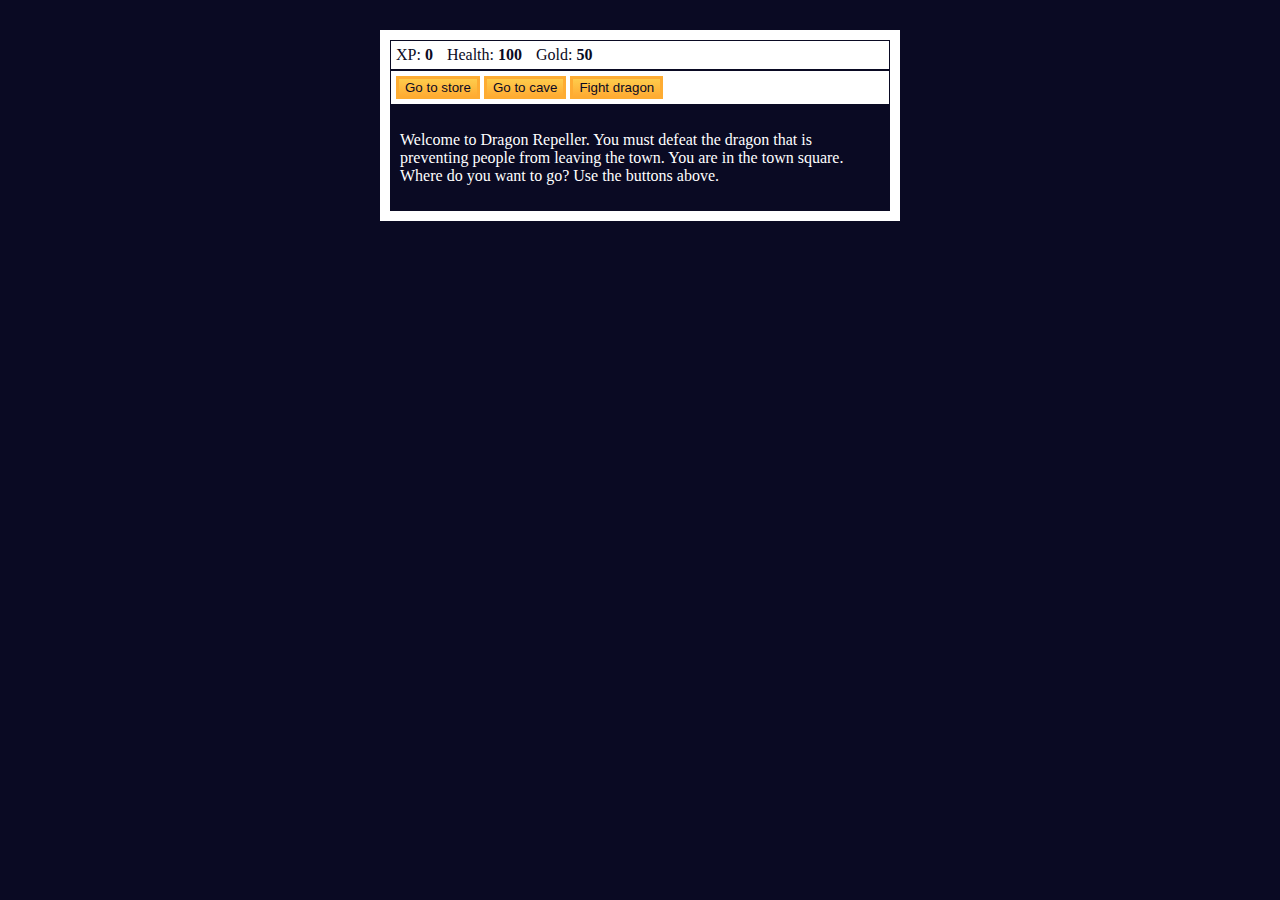
<file: freecodecamp/index.html>
<!DOCTYPE html>
<html lang="en">
<head>
    <meta charset="UTF-8">
    <meta name="viewport" content="width=device-width, initial-scale=1.0">
    <link rel="stylesheet" href="styles.css">
    <title>RPG - Dragon Repeller</title>
</head>
<body>
    <div id="game">
        <div id="stats">
            <span class="stat">XP: <strong><span id="xpText">0</span></strong></span>
            <span class="stat">Health: <strong><span id="healthText">100</span></strong></span>
            <span class="stat">Gold: <strong><span id="goldText">50</span></strong></span>
        </div>
        <div id="controls">
            <button id="button1">Go to store</button>
            <button id="button2">Go to cave</button>
            <button id="button3">Fight dragon</button>
        </div>
        <div id="monsterStats">
            <span class="stat">Monster Name: <strong><span id="monsterName"></span></strong></span>
            <span class="stat">Health: <strong><span id="monsterHealth"></span></strong></span>
        </div>
        <div id="text">
            <p>Welcome to Dragon Repeller. You must defeat the dragon that is preventing people from leaving the town. You are in the town square. Where do you want to go? Use the buttons above.</p>
        </div>
    </div>
    <script src="script.js"></script>
</body>
</html>
</file>
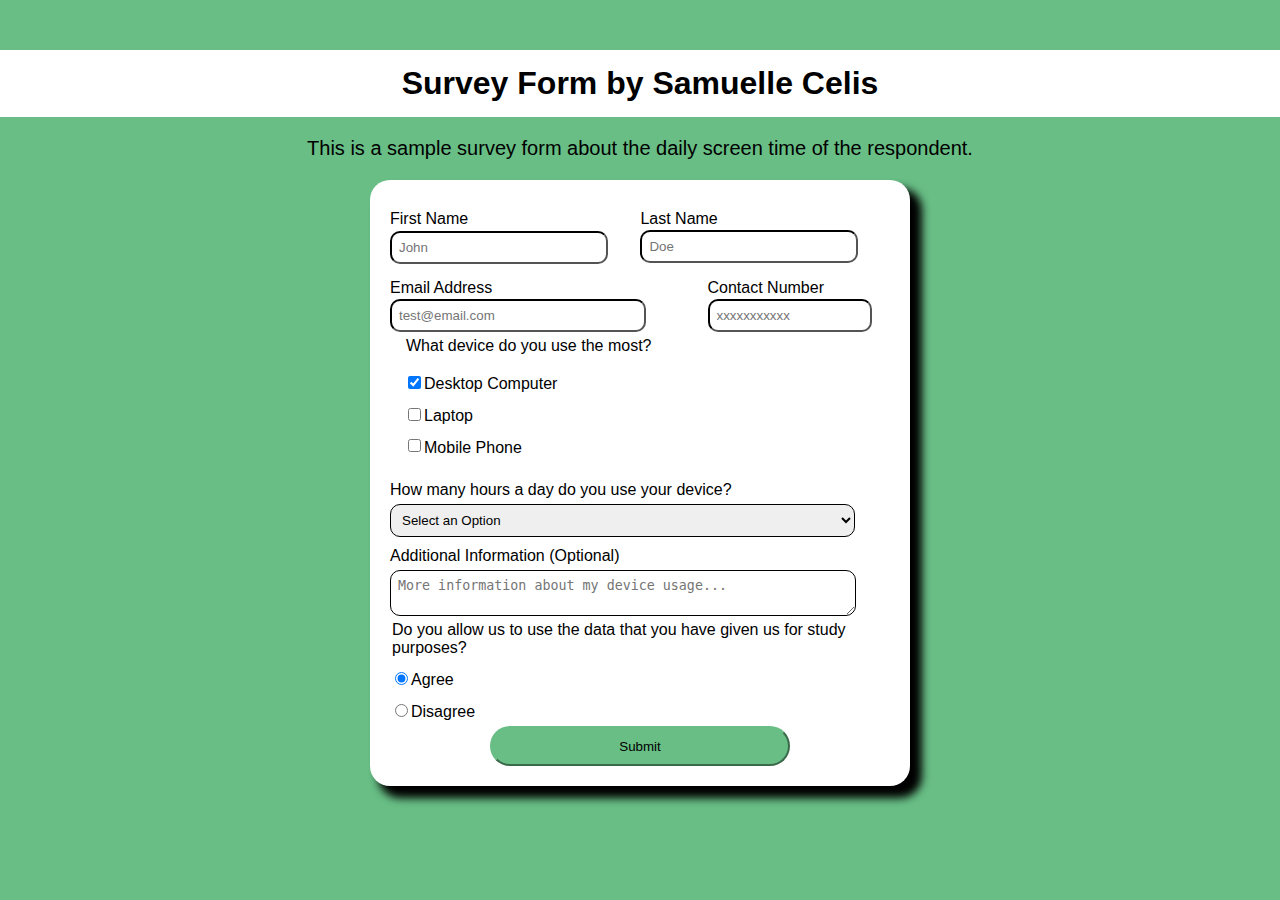
<file: freecodecamp/survey/index.html>
<!DOCTYPE html>
<html lang="en">
<head>
    <meta charset="UTF-8">
    <meta name="viewport" content="width=device-width, initial-scale=1.0">
    <link rel="stylesheet" href="styles.css">
    <title>Survey Form Celis</title>
</head>
<body>
    <h1 id="title">Survey Form by Samuelle Celis</h1>
    <p id="description">This is a sample survey form about the daily screen time of the respondent.</p>
    <div class="form-container">
        <form action="" id="survey-form">
            <div class="column-one">
                <label for="name" id="name-label">First Name<input type="text" id="name" placeholder="John" required></label>
                <label for="last-name" id="email-label">Last Name<input type="text" id="last-name" placeholder="Doe" required></label>
            </div>
            <div class="column-two">
                <label for="email" id="number-label">Email Address<input type="email" id="email" placeholder="test@email.com" required></label>
                <label for="number">Contact Number<input type="number" id="number" min="11" max="11" placeholder="xxxxxxxxxxx" required></label>
            </div>
            <fieldset>
                <legend>What device do you use the most?</legend>
                <label for="desktop-computer"><input type="checkbox" id="desktop-computer" name="device" value="1" checked>Desktop Computer</label>
                <label for="laptop-computer"><input type="checkbox" id="laptop-computer" name="device" value="2">Laptop</label>
                <label for="mobile-phone"><input type="checkbox" id="mobile-phone" name="device" value="3">Mobile Phone</label>
            </fieldset>
            <label for="dropdown">How many hours a day do you use your device?
                <select name="dropdown-menu" id="dropdown" required>
                    <option value="">Select an Option</option>
                    <option value="1">Less than 2 hours</option>
                    <option value="2">2 - 4 hours</option>
                    <option value="3">More than 4 hours</option>
                </select>
            </label>
            <label for="suggestions">Additional Information (Optional)<textarea name="suggestions" id="suggestions" placeholder="More information about my device usage..."></textarea></label>
            <legend>Do you allow us to use the data that you have given us for study purposes?</legend>
            <label for="agree"><input type="radio" id="agree"  name="consent" value="1" checked>Agree</label>
            <label for="disagree"><input type="radio" id="disagree"  name="consent" value="2">Disagree</label>
            <button id="submit">Submit</button>
        </form>
    </div>
</body>
</html>
</file>
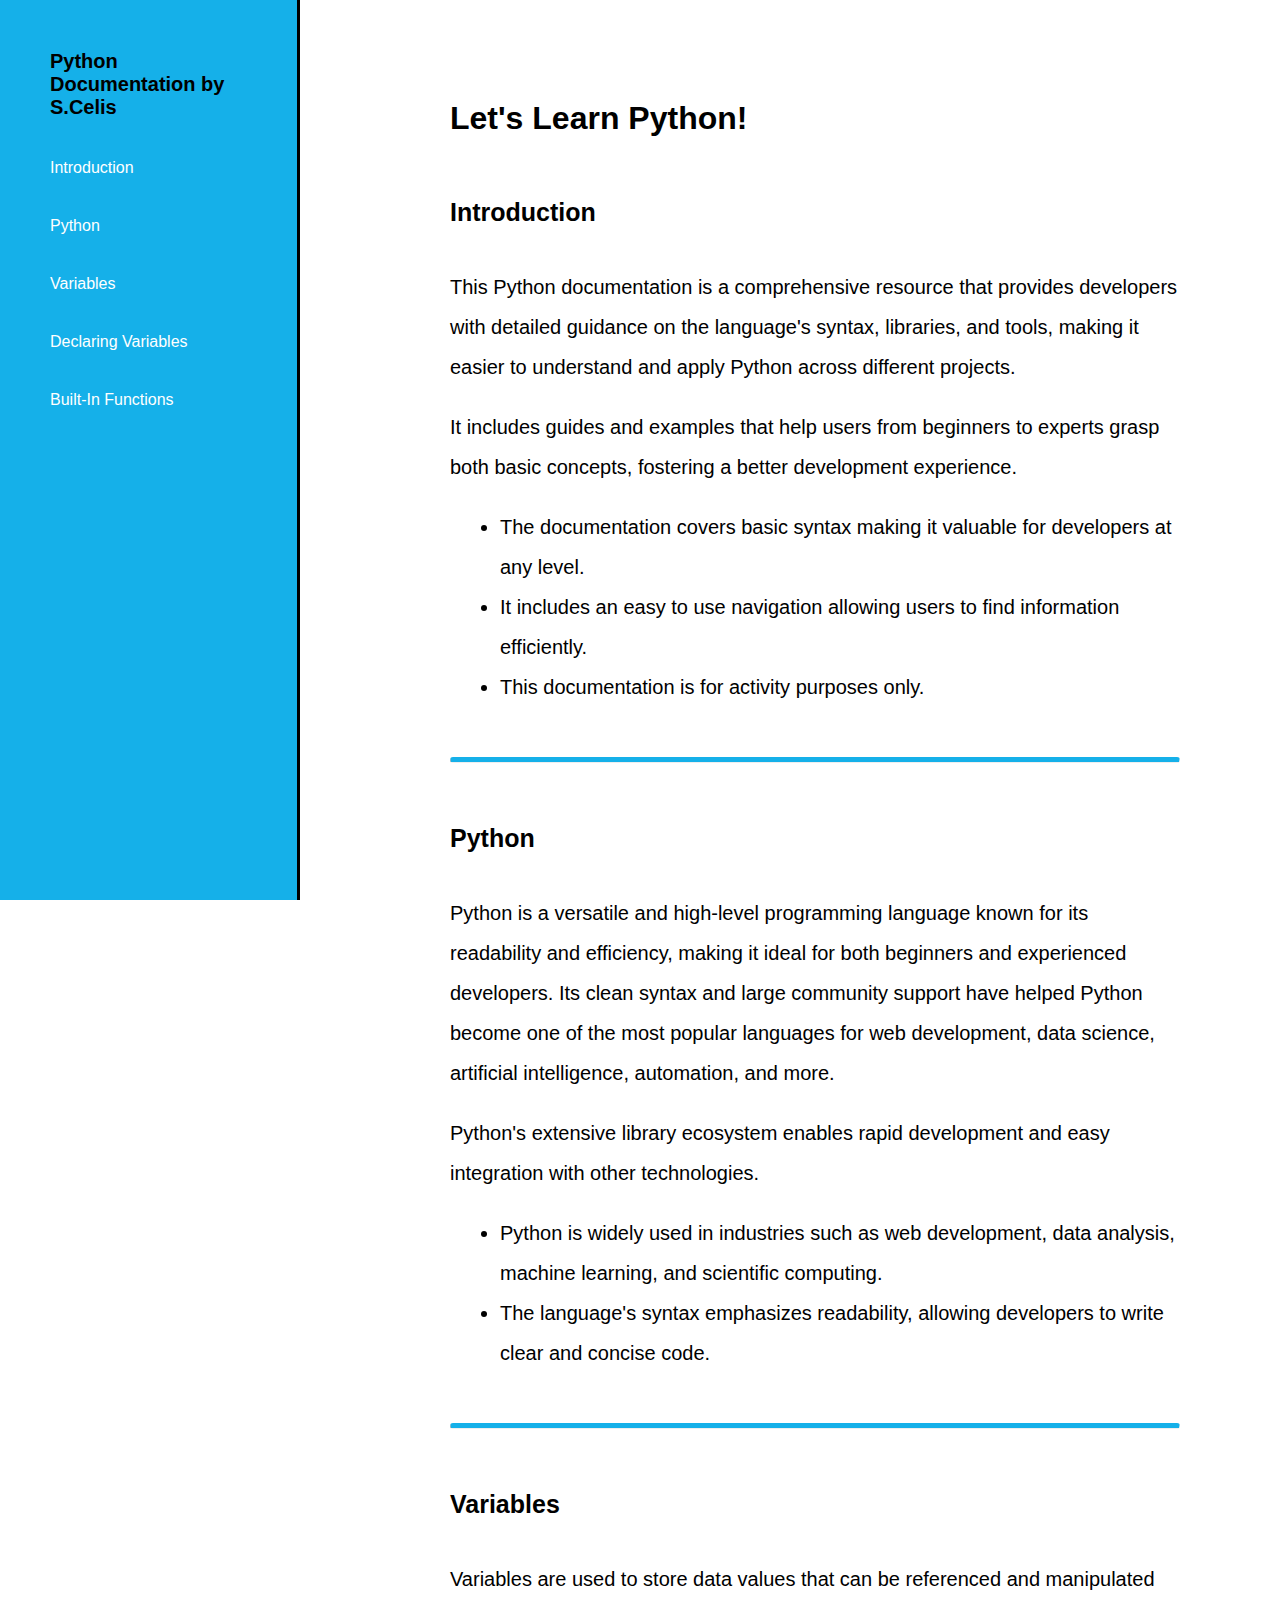
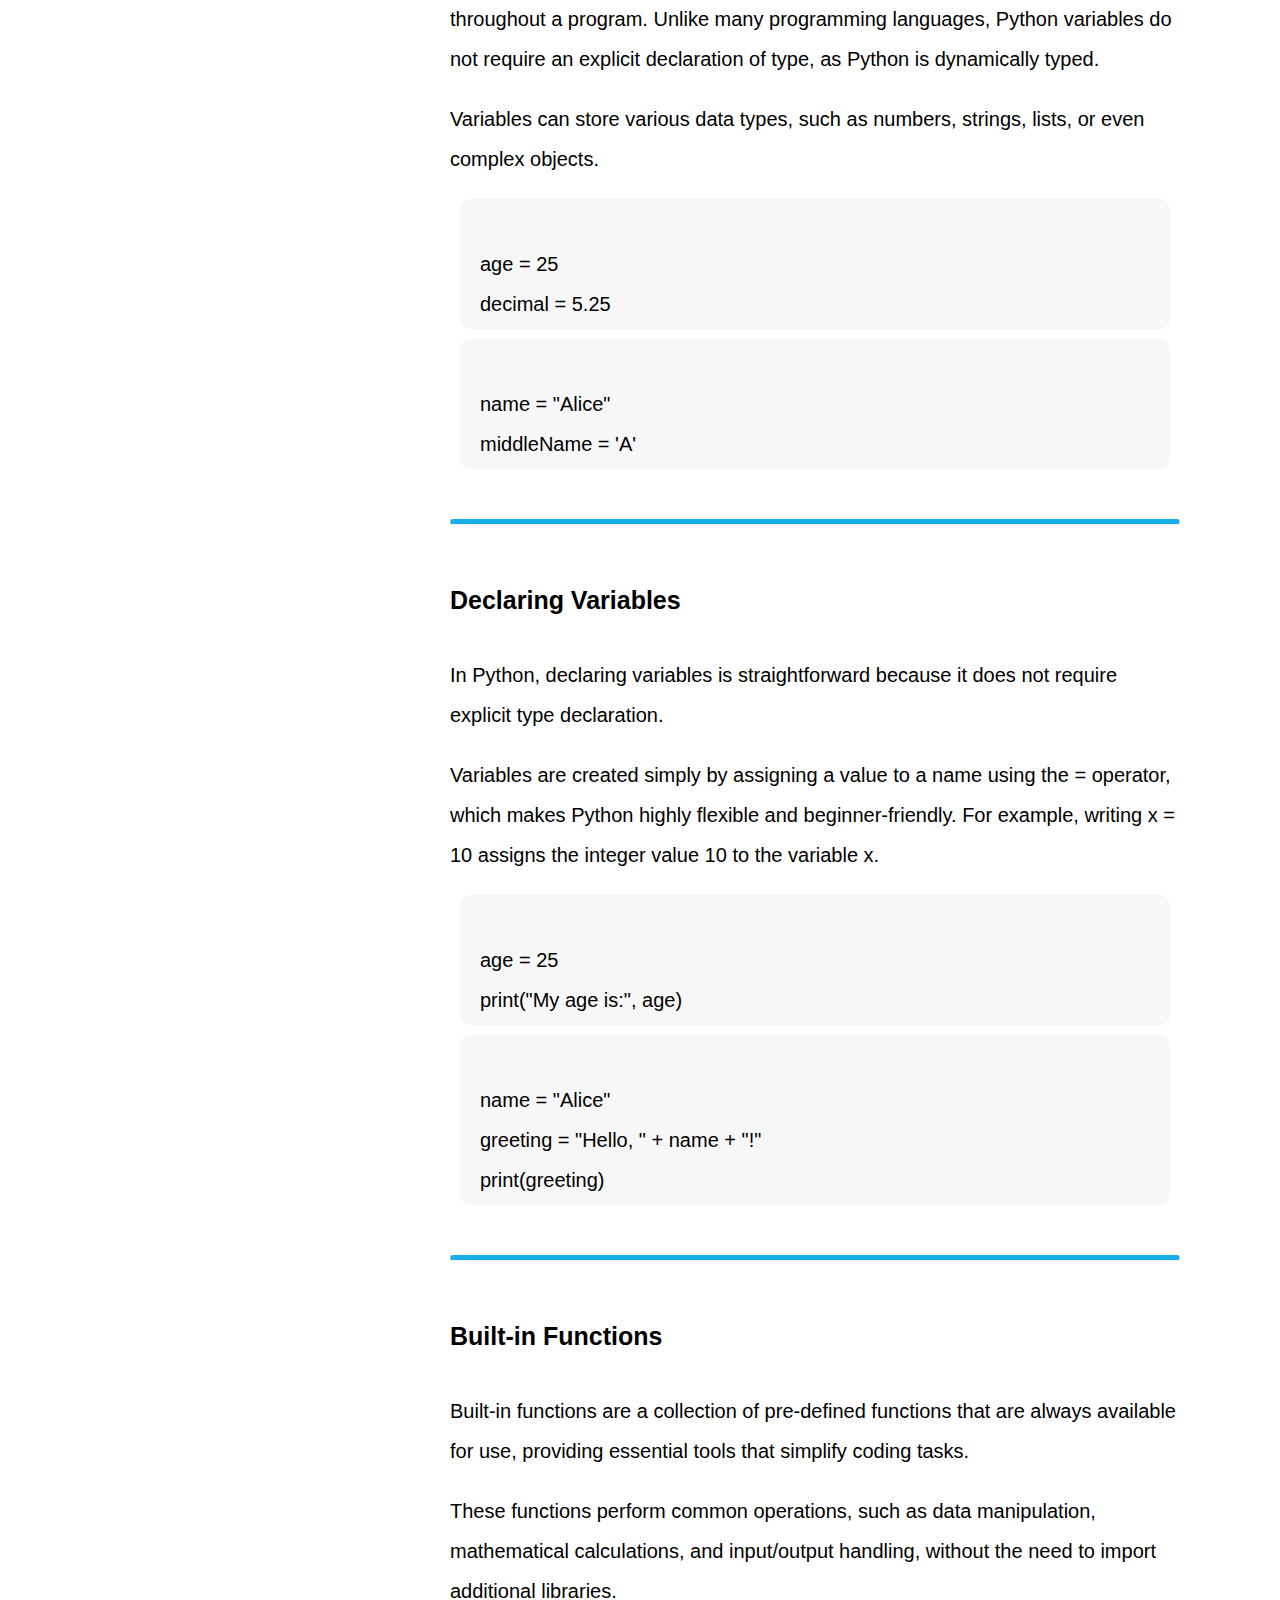
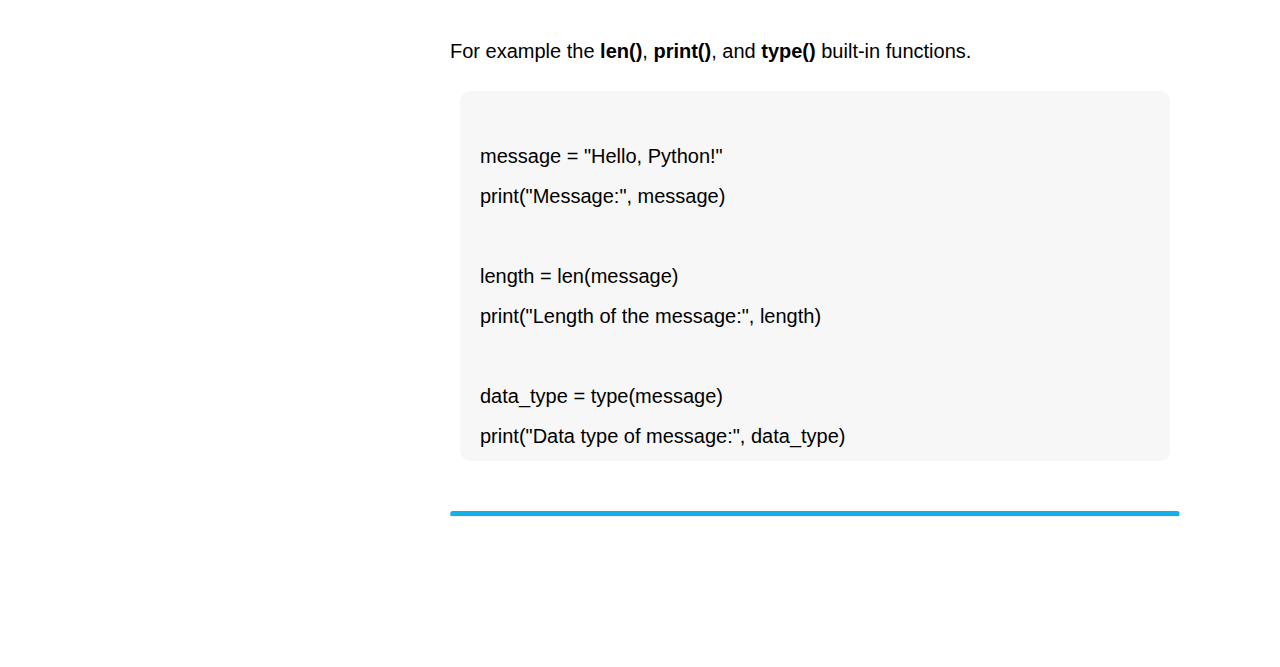
<file: freecodecamp/techdoc/index.html>
<!DOCTYPE html>
<html lang="en">
<head>
    <meta charset="UTF-8">
    <meta name="viewport" content="width=device-width, initial-scale=1.0">
    <link rel="stylesheet" href="styles.css">
    <title>Technical Document Celis</title>
</head>
<body>
    <div class="nav-container"> 
        <nav id="navbar">
            <header>Python Documentation by S.Celis</header>
            <li><a href="#Introduction" class="nav-link">Introduction</a></li>
            <li><a href="#Python" class="nav-link">Python</a></li>
            <li><a href="#Variables" class="nav-link">Variables</a></li>
            <li><a href="#Declaring_Variables" class="nav-link">Declaring Variables</a></li>
            <li><a href="#Built-in_Functions" class="nav-link">Built-In Functions</a></li>   
        </nav>
    </div>
    <main id="main-doc">
        <h1>Let's Learn Python!</h1>
        <section class="main-section" id="Introduction">
            <header>Introduction</header>
            <p>
                This Python documentation is a comprehensive resource that provides developers with detailed guidance on the 
                language's syntax, libraries, and tools, making it easier to understand and apply Python across different projects.
            </p>
            <p>
                It includes guides and examples that help users from beginners to experts grasp both basic concepts, 
                fostering a better development experience.
            </p>
            <ul>
                <li>The documentation covers basic syntax making it valuable for developers at any level.</li>
                <li>It includes an easy to use navigation allowing users to find information efficiently.</li>
                <li>This documentation is for activity purposes only.</li>
            </ul>
            <hr>
        </section>
        <section class="main-section" id="Python">
            <header>Python</header>
            <p>
                Python is a versatile and high-level programming language known for its readability and efficiency, making it ideal for both beginners and experienced developers. 
                Its clean syntax and large community support have helped Python become one of the most popular languages for web development, data science, artificial intelligence, automation, and more. 
            </p>
            <p>Python's extensive library ecosystem enables rapid development and easy integration with other technologies.</p>
            <ul>
                <li>Python is widely used in industries such as web development, data analysis, machine learning, and scientific computing.</li>
                <li>The language's syntax emphasizes readability, allowing developers to write clear and concise code.</li>
            </ul>
            <hr>
        </section>
        <section class="main-section" id="Variables">
            <header>Variables</header>
            <p>
                Variables are used to store data values that can be referenced and manipulated throughout a program. 
                Unlike many programming languages, Python variables do not require an explicit declaration of type, as Python is dynamically typed.
            </p>
            <p>
                Variables can store various data types, such as numbers, strings, lists, or even complex objects. 
            </p>
            <code>
                age = 25 
                decimal = 5.25
            </code>
            <code>
                name = "Alice"
                middleName = 'A'
            </code>
            <hr>
        </section>
        <section class="main-section" id="Declaring_Variables">
            <header>Declaring Variables</header>
            <p>In Python, declaring variables is straightforward because it does not require explicit type declaration.</p>
            <p>
                Variables are created simply by assigning a value to a name using the = operator, which makes Python highly flexible and beginner-friendly. 
                For example, writing x = 10 assigns the integer value 10 to the variable x.
            </p>
            <code>
                age = 25 
                print("My age is:", age) 
            </code>
            <code>
                name = "Alice"
                greeting = "Hello, " + name + "!"
                print(greeting)
            </code>
            <hr>
        </section>
        <section class="main-section" id="Built-in_Functions">
            <header>Built-in Functions</header>
            <p>Built-in functions are a collection of pre-defined functions that are always available for use, providing essential tools that simplify coding tasks.</p>
            <p>These functions perform common operations, such as data manipulation, mathematical calculations, and input/output handling, without the need to import additional libraries.</p>
            <p>For example the <strong>len()</strong>, <strong>print()</strong>, and <strong>type()</strong> built-in functions.</p>
            <code>
                message = "Hello, Python!"
                print("Message:", message)

                length = len(message)
                print("Length of the message:", length)

                data_type = type(message)
                print("Data type of message:", data_type)
            </code>
            <hr>
        </section>
    </main>
</body>
</html>
</file>
<file: freecodecamp/styles.css>
body {
    background-color: #0a0a23;
}

#text {
    background-color: #0a0a23;
    color: #ffffff;
    padding: 10px;
}

#game {
    max-width: 500px;
    max-height: 400px;
    background-color: #ffffff;
    color: #ffffff;
    margin: 30px auto 0px;
    padding: 10px;
}

#controls, #stats {
    border: 1px solid #0a0a23;
    color: #0a0a23;
    padding: 5px;
}

#monsterStats {
    border: 1px solid #0a0a23;
    color: #ffffff;
    background-color: #c70d0d;
    padding: 5px;
    display: none;
}

.stat {
    padding-right: 10px;
}

button {
    cursor: pointer;
    color: #0a0a23;
    background-color: #feac32;
    background-image: linear-gradient(#fecc4c, #ffac33);
    border: 3px solid #feac32;
}
</file>
<file: freecodecamp/survey/styles.css>
body {
    font-family: Verdana, sans-serif;
    font-size: 16px;
    width: 100%;
    height: 100%;
    margin: 0;
    padding: auto;
    background-color: rgb(104, 190, 133);
}

h1 {
    background-color: white;
    color: black;
    margin-top: 50px;
    margin-bottom: 20px;
    padding: 15px;
}

h1, p {
    text-align: center;
}

p { 
    font-size: 20px;
}

.form-container {
    display: flex;
    width: 100%;
    height: 100%;
    max-width: 500px;
    max-height: 1200px;
    margin: 0 auto;
    background-color: white;
    border-radius: 20px;
    padding: 20px;
    box-shadow: 10px 10px 8px 2px black;
}

label {
    display: block;
    margin-top: 10px;
    margin-bottom: 5px;
}

input, textarea, select {
    border-radius: 10px;
    border-color: black;
    padding: 7px;
    margin-top: 1%;
}

input[type="number"], input[type="text"], input[type="email"] {
    width: 80%;
}
textarea {
    display: block;
    width: 90%;
}

select{
    width: 93%;
}

fieldset { 
    border-color: white;
    border: none;
}

.column-one, .column-two { 
    display: flex;
    justify-content: space-between;
    align-items: center;
}

button { 
    display: block;
    margin: auto;
    height: 3em;
    width: 60%;
    background-color: rgb(104, 190, 133);   
    border-color: rgb(104, 190, 133) ;
    border-radius: 20px;
}

button:hover {
    height: 3.2em;
    width: 62%;
    background-color: white;
    transition: 0.5s;
    
}

input :checked {
    background-color: rgb(104, 190, 133);
}
</file>
<file: freecodecamp/techdoc/styles.css>
* {
    margin: 0;
    padding: 0;
    box-sizing: border-box;
    font-family: Verdana, Tahoma, sans-serif;
}

body {
    background-color: white; 
}

hr {
    border-top: 5px solid #15b0e9;
    border-radius: 15px;
    margin-top: 50px;
}

code {
    display: block;
    text-align: left;
    position: relative;
    white-space: pre-line;
    line-height: 2;
    background-color: #f7f7f7;
    padding: 5px 20px;
    margin: 10px;
    border-radius: 10px;
}

.nav-container {
    display: flex;
    position: relative;
}

#navbar {
    position: fixed;
    width: 300px;
    height: 100%;
    background-color: #15b0e9;
    padding: 50px;
    border-right: 3px solid black;
}

#navbar header {
    font-size: 20px;
    font-weight: bold;
    margin-bottom: 20px;
}

#navbar li {
    list-style: none;
    padding: 20px 0;
}

#navbar a {
    text-decoration: none;
    color: white;
    font-weight: lighter;
}

#navbar a:hover {
    color: black;
    transition: 0.2s;
}

#main-doc {
    position: absolute;
    margin-left: 350px;
    padding: 100px;
}

.main-section {
    display: block;
    margin: 50px 0;
    font-size: 20px;
    line-height: 2;
}

.main-section header {
    font-size: 25px;
    font-weight: bold;
    margin-bottom: 30px;
}

.main-section li {
    margin-left: 50px;
}

.main-section p {
    margin: 20px 0;
}

@media (max-width: 425px) {
    #main-doc {
        padding: 50px;
    }
}
</file>
